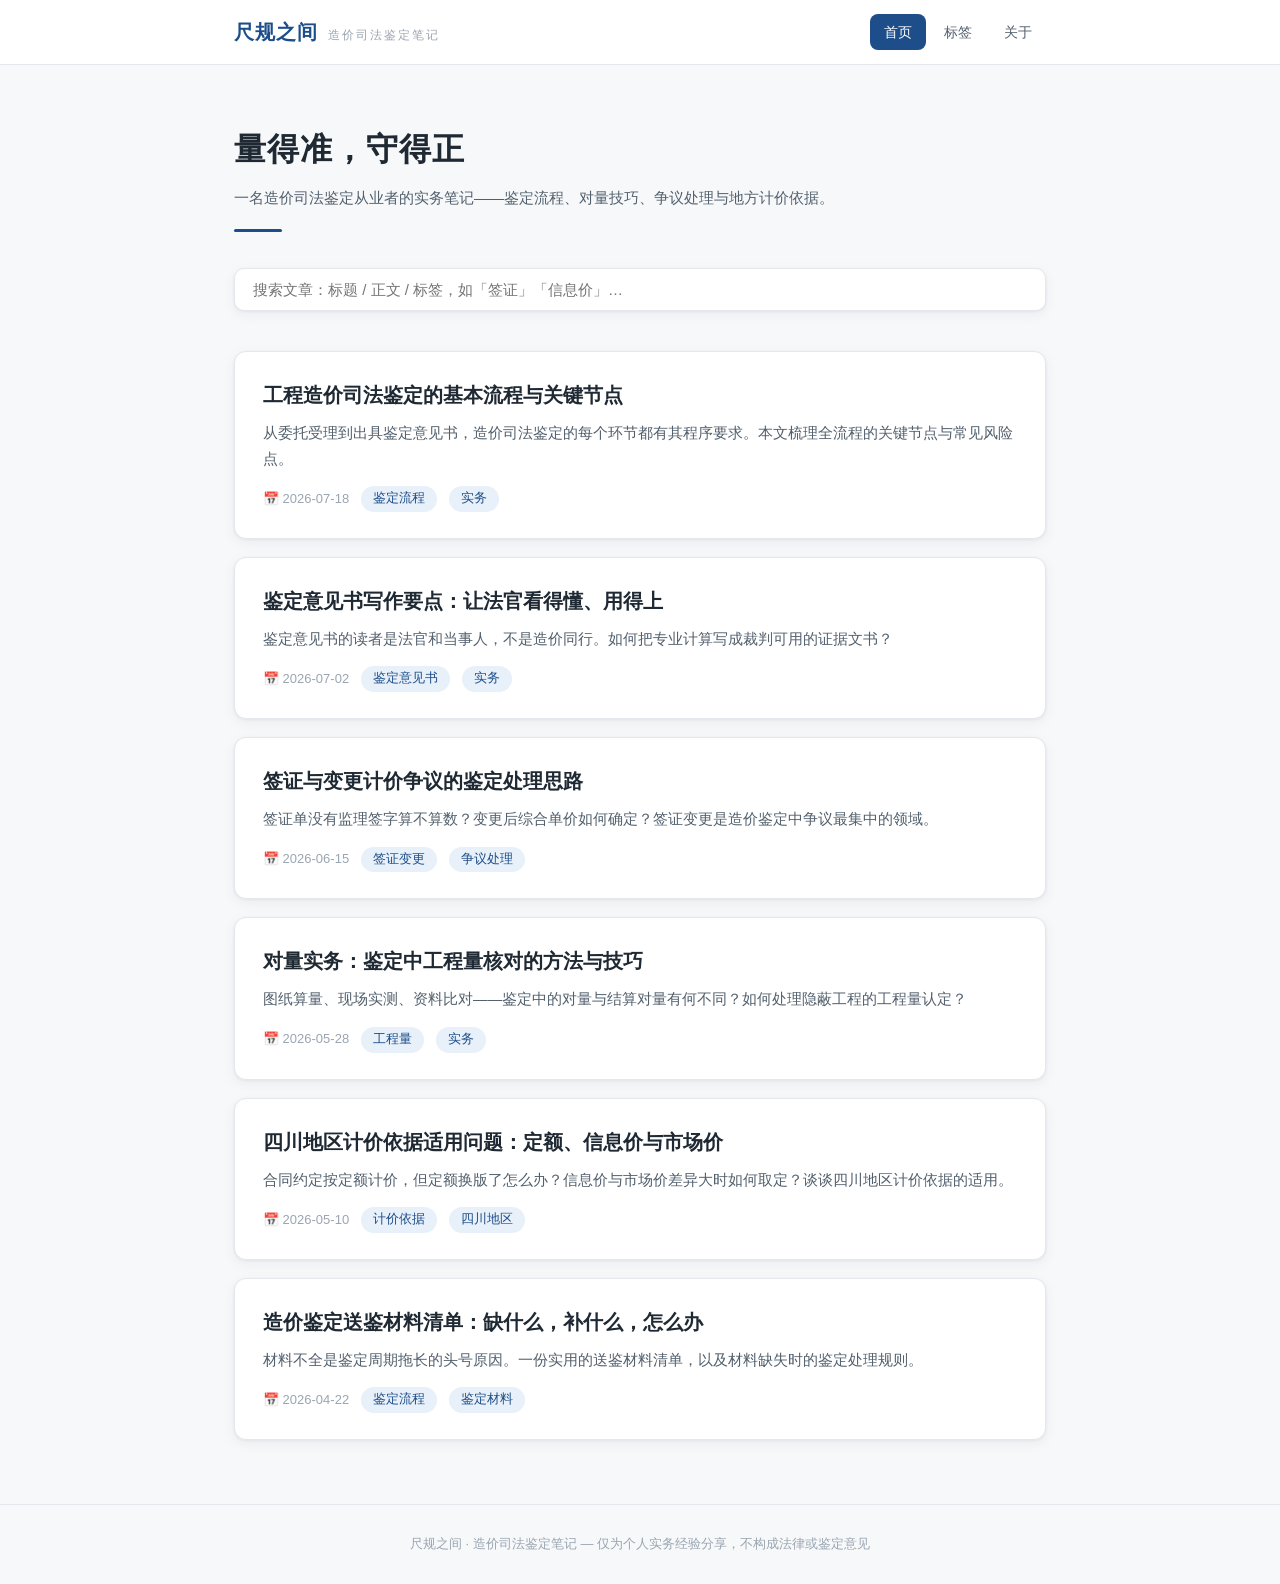
<file: index.html>
<!DOCTYPE html>
<html lang="zh-CN">
<head>
  <meta charset="UTF-8">
  <meta name="viewport" content="width=device-width, initial-scale=1.0">
  <title>尺规之间 · 造价司法鉴定笔记</title>
  <link rel="stylesheet" href="css/style.css">
</head>
<body>
  <header class="site-header">
    <div class="container header-inner">
      <a class="brand" href="index.html">
        <span class="logo">尺规之间</span>
        <span class="slogan">造价司法鉴定笔记</span>
      </a>
      <nav class="nav">
        <a href="index.html" class="active">首页</a>
        <a href="tags.html">标签</a>
        <a href="about.html">关于</a>
      </nav>
    </div>
  </header>

  <main>
    <section class="hero">
      <div class="container">
        <h1>量得准，守得正</h1>
        <p>一名造价司法鉴定从业者的实务笔记——鉴定流程、对量技巧、争议处理与地方计价依据。</p>
        <div class="rule"></div>
      </div>
    </section>

    <section class="container">
      <div class="search-bar">
        <input type="search" id="search-input" placeholder="搜索文章：标题 / 正文 / 标签，如「签证」「信息价」…" autocomplete="off">
        <span class="search-hint" id="search-hint"></span>
      </div>
      <div class="post-list" id="post-list"></div>
    </section>
  </main>

  <footer class="site-footer">
    <div class="container">尺规之间 · 造价司法鉴定笔记 — 仅为个人实务经验分享，不构成法律或鉴定意见</div>
  </footer>

  <script src="js/posts.js"></script>
  <script src="js/main.js"></script>
</body>
</html>
</file>
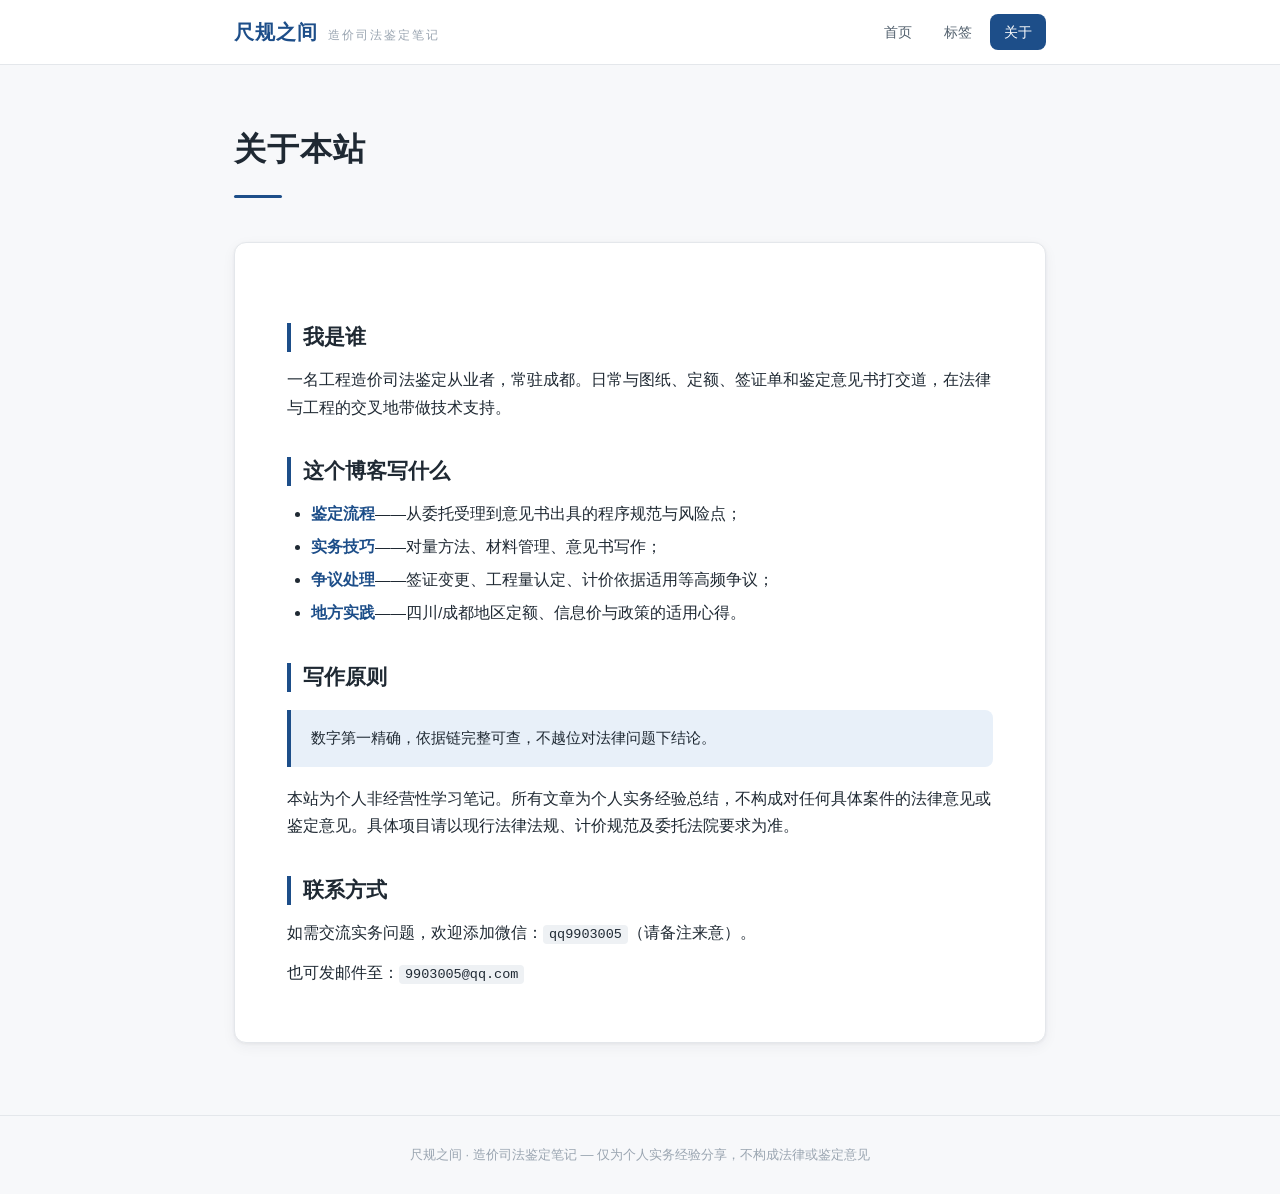
<file: about.html>
<!DOCTYPE html>
<html lang="zh-CN">
<head>
  <meta charset="UTF-8">
  <meta name="viewport" content="width=device-width, initial-scale=1.0">
  <title>关于 · 尺规之间</title>
  <link rel="stylesheet" href="css/style.css">
</head>
<body>
  <header class="site-header">
    <div class="container header-inner">
      <a class="brand" href="index.html">
        <span class="logo">尺规之间</span>
        <span class="slogan">造价司法鉴定笔记</span>
      </a>
      <nav class="nav">
        <a href="index.html">首页</a>
        <a href="tags.html">标签</a>
        <a href="about.html" class="active">关于</a>
      </nav>
    </div>
  </header>

  <main>
    <section class="hero">
      <div class="container">
        <h1>关于本站</h1>
        <div class="rule"></div>
      </div>
    </section>

    <section class="container">
      <div class="about-card md-body">
        <h2>我是谁</h2>
        <p>一名工程造价司法鉴定从业者，常驻成都。日常与图纸、定额、签证单和鉴定意见书打交道，在法律与工程的交叉地带做技术支持。</p>

        <h2>这个博客写什么</h2>
        <ul>
          <li><strong>鉴定流程</strong>——从委托受理到意见书出具的程序规范与风险点；</li>
          <li><strong>实务技巧</strong>——对量方法、材料管理、意见书写作；</li>
          <li><strong>争议处理</strong>——签证变更、工程量认定、计价依据适用等高频争议；</li>
          <li><strong>地方实践</strong>——四川/成都地区定额、信息价与政策的适用心得。</li>
        </ul>

        <h2>写作原则</h2>
        <blockquote>
          <p>数字第一精确，依据链完整可查，不越位对法律问题下结论。</p>
        </blockquote>
        <p>本站为个人非经营性学习笔记。所有文章为个人实务经验总结，不构成对任何具体案件的法律意见或鉴定意见。具体项目请以现行法律法规、计价规范及委托法院要求为准。</p>

        <h2>联系方式</h2>
        <p>如需交流实务问题，欢迎添加微信：<code>qq9903005</code>（请备注来意）。</p>
        <p>也可发邮件至：<code>9903005@qq.com</code></p>
      </div>
    </section>
  </main>

  <footer class="site-footer">
    <div class="container">尺规之间 · 造价司法鉴定笔记 — 仅为个人实务经验分享，不构成法律或鉴定意见</div>
  </footer>

  <script src="js/posts.js"></script>
  <script src="js/main.js"></script>
</body>
</html>
</file>
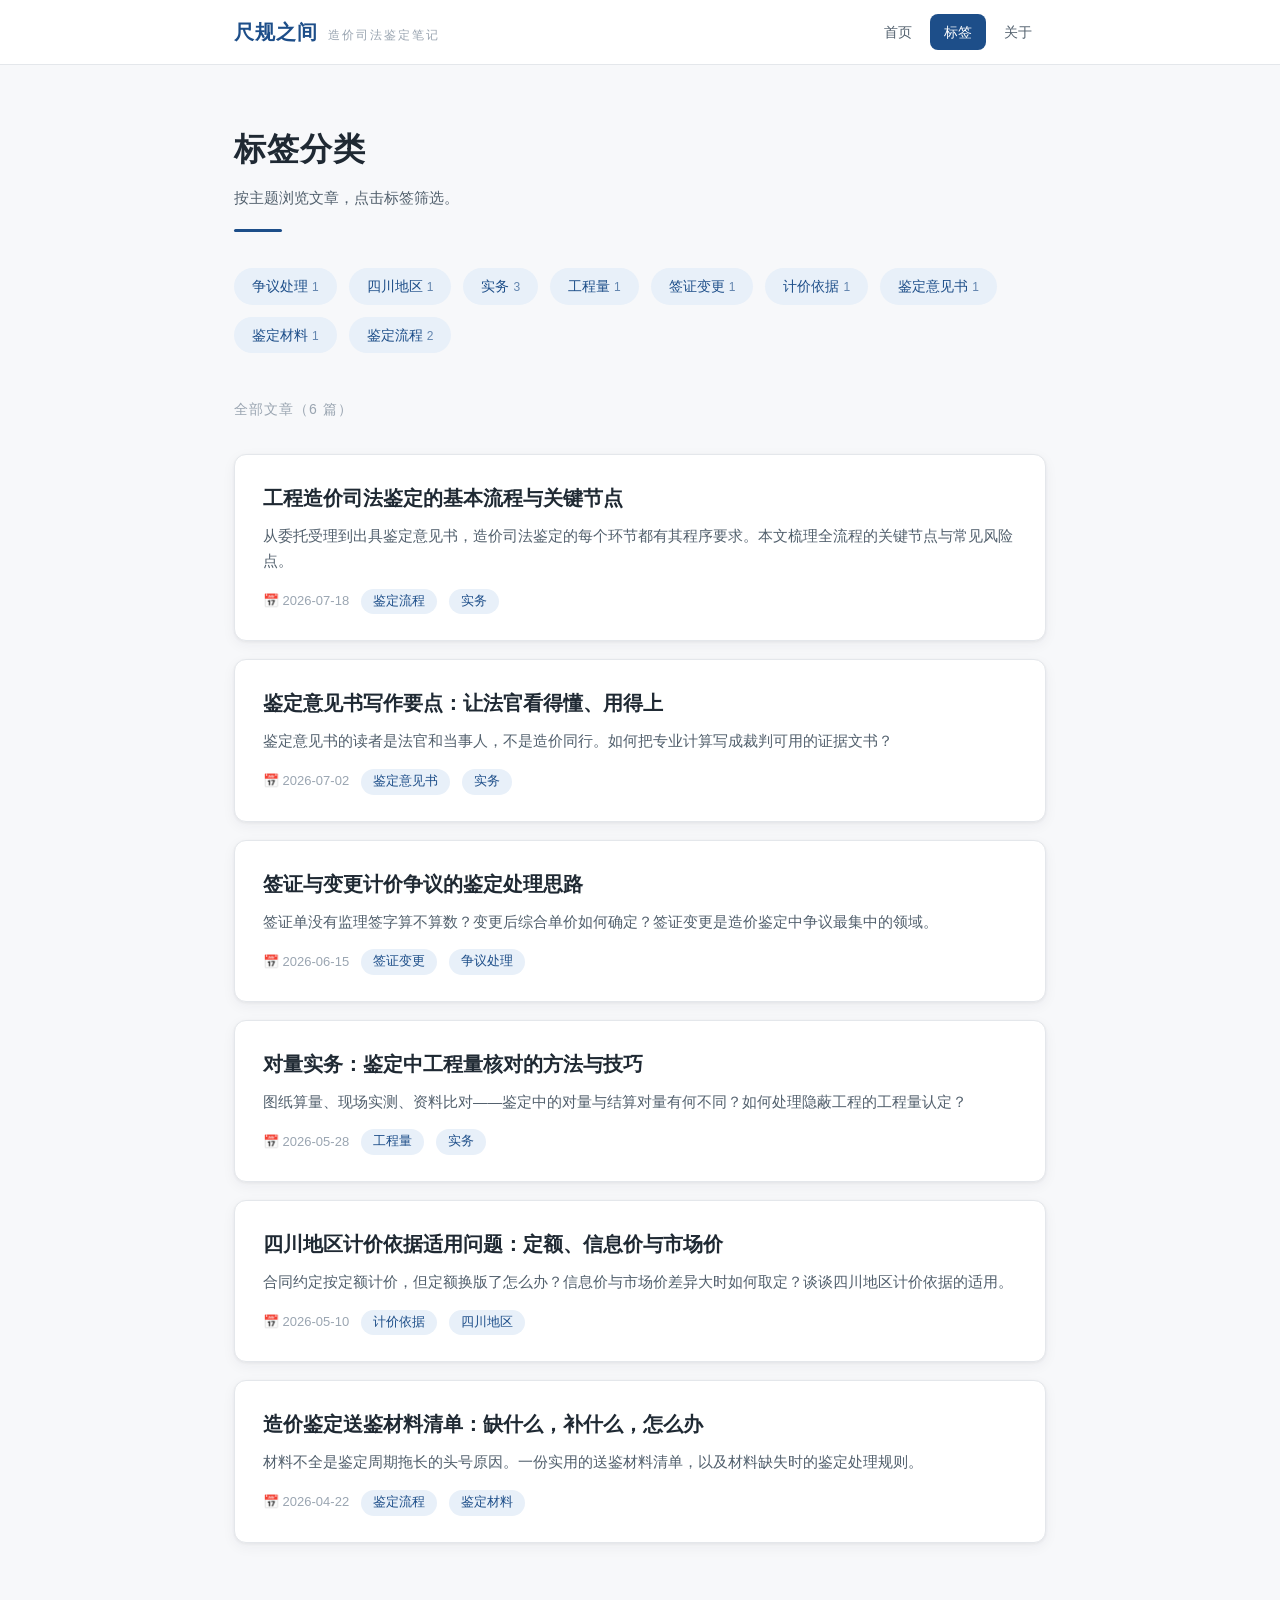
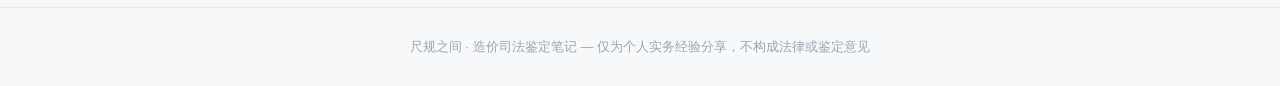
<file: tags.html>
<!DOCTYPE html>
<html lang="zh-CN">
<head>
  <meta charset="UTF-8">
  <meta name="viewport" content="width=device-width, initial-scale=1.0">
  <title>标签分类 · 尺规之间</title>
  <link rel="stylesheet" href="css/style.css">
</head>
<body>
  <header class="site-header">
    <div class="container header-inner">
      <a class="brand" href="index.html">
        <span class="logo">尺规之间</span>
        <span class="slogan">造价司法鉴定笔记</span>
      </a>
      <nav class="nav">
        <a href="index.html">首页</a>
        <a href="tags.html" class="active">标签</a>
        <a href="about.html">关于</a>
      </nav>
    </div>
  </header>

  <main>
    <section class="hero">
      <div class="container">
        <h1>标签分类</h1>
        <p>按主题浏览文章，点击标签筛选。</p>
        <div class="rule"></div>
      </div>
    </section>

    <section class="container">
      <div class="tag-cloud" id="tag-cloud"></div>
      <p class="section-label" id="tag-label"></p>
      <div class="post-list" id="tag-post-list"></div>
    </section>
  </main>

  <footer class="site-footer">
    <div class="container">尺规之间 · 造价司法鉴定笔记 — 仅为个人实务经验分享，不构成法律或鉴定意见</div>
  </footer>

  <script src="js/posts.js"></script>
  <script src="js/main.js"></script>
</body>
</html>
</file>
<file: css/style.css>
:root {
  --bg: #f7f8fa;
  --surface: #ffffff;
  --ink: #1f2933;
  --ink-2: #52606d;
  --ink-3: #9aa5b1;
  --accent: #1d4e89;
  --accent-soft: #e8f0f9;
  --border: #e4e7eb;
  --radius: 12px;
  --shadow: 0 1px 3px rgba(31, 41, 51, 0.06), 0 4px 14px rgba(31, 41, 51, 0.05);
  --font-serif: "Noto Serif SC", "Songti SC", serif;
  --font-sans: -apple-system, "Segoe UI", "PingFang SC", "Microsoft YaHei", sans-serif;
}

* { margin: 0; padding: 0; box-sizing: border-box; }

body {
  background: var(--bg);
  color: var(--ink);
  font-family: var(--font-sans);
  line-height: 1.75;
  -webkit-font-smoothing: antialiased;
}

a { color: inherit; text-decoration: none; }

.container { max-width: 860px; margin: 0 auto; padding: 0 24px; }

/* ---------- Header ---------- */
.site-header {
  background: var(--surface);
  border-bottom: 1px solid var(--border);
  position: sticky;
  top: 0;
  z-index: 10;
}
.header-inner {
  display: flex;
  align-items: center;
  justify-content: space-between;
  height: 64px;
}
.brand {
  display: flex;
  align-items: baseline;
  gap: 10px;
}
.brand .logo {
  font-family: var(--font-serif);
  font-size: 20px;
  font-weight: 700;
  color: var(--accent);
  letter-spacing: 1px;
}
.brand .slogan {
  font-size: 12px;
  color: var(--ink-3);
  letter-spacing: 2px;
}
.nav { display: flex; gap: 4px; }
.nav a {
  padding: 6px 14px;
  border-radius: 8px;
  font-size: 14px;
  color: var(--ink-2);
  transition: all .15s ease;
}
.nav a:hover { background: var(--accent-soft); color: var(--accent); }
.nav a.active { background: var(--accent); color: #fff; }

/* ---------- Hero ---------- */
.hero { padding: 56px 0 8px; }
.hero h1 {
  font-family: var(--font-serif);
  font-size: 32px;
  font-weight: 700;
  letter-spacing: 1px;
}
.hero p { color: var(--ink-2); margin-top: 8px; font-size: 15px; }
.hero .rule {
  width: 48px; height: 3px;
  background: var(--accent);
  border-radius: 2px;
  margin-top: 18px;
}

/* ---------- Search ---------- */
.search-bar { margin-top: 28px; }
.search-bar input {
  width: 100%;
  padding: 12px 18px;
  font-size: 15px;
  color: var(--ink);
  background: var(--surface);
  border: 1px solid var(--border);
  border-radius: 10px;
  outline: none;
  box-shadow: var(--shadow);
  transition: border-color .15s ease, box-shadow .15s ease;
  font-family: var(--font-sans);
}
.search-bar input:focus {
  border-color: var(--accent);
  box-shadow: 0 0 0 3px rgba(29, 78, 137, 0.12);
}
.search-hint {
  display: block;
  margin-top: 8px;
  font-size: 13px;
  color: var(--ink-3);
}
mark {
  background: #fff3bf;
  color: inherit;
  border-radius: 3px;
  padding: 0 2px;
}

/* ---------- Post list ---------- */
.post-list { padding: 32px 0 64px; display: grid; gap: 18px; }
.post-card {
  background: var(--surface);
  border: 1px solid var(--border);
  border-radius: var(--radius);
  padding: 26px 28px;
  box-shadow: var(--shadow);
  transition: transform .15s ease, box-shadow .15s ease;
  display: block;
}
.post-card:hover {
  transform: translateY(-2px);
  box-shadow: 0 6px 22px rgba(29, 78, 137, 0.12);
}
.post-card h2 {
  font-family: var(--font-serif);
  font-size: 20px;
  font-weight: 700;
  color: var(--ink);
}
.post-card:hover h2 { color: var(--accent); }
.post-card .excerpt {
  margin-top: 8px;
  font-size: 14.5px;
  color: var(--ink-2);
}
.post-meta {
  margin-top: 14px;
  display: flex;
  align-items: center;
  gap: 12px;
  flex-wrap: wrap;
  font-size: 13px;
  color: var(--ink-3);
}
.tag {
  display: inline-block;
  background: var(--accent-soft);
  color: var(--accent);
  border-radius: 999px;
  padding: 2px 12px;
  font-size: 12.5px;
  transition: all .15s ease;
}
.tag:hover { background: var(--accent); color: #fff; }
.tag.big { font-size: 14px; padding: 6px 18px; }
.tag.active { background: var(--accent); color: #fff; }

/* ---------- Tag page ---------- */
.tag-cloud {
  display: flex;
  gap: 12px;
  flex-wrap: wrap;
  padding: 28px 0 8px;
}
.tag-cloud .count { opacity: .65; margin-left: 4px; font-size: 12px; }
.section-label {
  margin-top: 36px;
  font-size: 14px;
  color: var(--ink-3);
  letter-spacing: 1px;
}

/* ---------- Article ---------- */
.article-wrap { padding: 48px 0 72px; }
.article {
  background: var(--surface);
  border: 1px solid var(--border);
  border-radius: var(--radius);
  box-shadow: var(--shadow);
  padding: 48px 56px 56px;
}
.article-header { border-bottom: 1px solid var(--border); padding-bottom: 24px; margin-bottom: 8px; }
.article-header h1 {
  font-family: var(--font-serif);
  font-size: 28px;
  font-weight: 700;
  line-height: 1.4;
}
.back-link {
  display: inline-block;
  margin-bottom: 20px;
  font-size: 13.5px;
  color: var(--accent);
}
.back-link:hover { text-decoration: underline; }

/* Markdown body */
.md-body { font-size: 15.5px; }
.md-body h2 {
  font-family: var(--font-serif);
  font-size: 21px;
  margin: 36px 0 14px;
  padding-left: 12px;
  border-left: 4px solid var(--accent);
  line-height: 1.4;
}
.md-body h3 { font-size: 17px; margin: 26px 0 10px; color: var(--ink); }
.md-body p { margin: 12px 0; color: var(--ink); }
.md-body ul, .md-body ol { margin: 12px 0 12px 24px; }
.md-body li { margin: 6px 0; }
.md-body blockquote {
  margin: 18px 0;
  padding: 12px 20px;
  background: var(--accent-soft);
  border-left: 4px solid var(--accent);
  border-radius: 0 8px 8px 0;
  color: #2d4a68;
  font-size: 14.5px;
}
.md-body blockquote p { margin: 4px 0; }
.md-body code {
  background: #eef1f4;
  border-radius: 4px;
  padding: 2px 6px;
  font-size: 13.5px;
  font-family: Consolas, Monaco, monospace;
}
.md-body pre {
  background: #263241;
  color: #dbe4ee;
  border-radius: 10px;
  padding: 18px 22px;
  overflow-x: auto;
  margin: 16px 0;
  font-size: 13.5px;
  line-height: 1.7;
}
.md-body pre code { background: none; color: inherit; padding: 0; }
.md-body table {
  width: 100%;
  border-collapse: collapse;
  margin: 18px 0;
  font-size: 14px;
}
.md-body th, .md-body td {
  border: 1px solid var(--border);
  padding: 9px 14px;
  text-align: left;
}
.md-body th { background: var(--accent-soft); color: var(--accent); font-weight: 600; }
.md-body tr:nth-child(even) td { background: #fafbfc; }
.md-body hr { border: none; border-top: 1px solid var(--border); margin: 28px 0; }
.md-body strong { color: var(--accent); }

/* ---------- About ---------- */
.about-card {
  background: var(--surface);
  border: 1px solid var(--border);
  border-radius: var(--radius);
  box-shadow: var(--shadow);
  padding: 44px 52px;
  margin: 36px 0 72px;
}

/* ---------- Footer ---------- */
.site-footer {
  border-top: 1px solid var(--border);
  padding: 28px 0;
  text-align: center;
  font-size: 13px;
  color: var(--ink-3);
}

/* ---------- Misc ---------- */
.empty { color: var(--ink-3); padding: 40px 0; text-align: center; }

@media (max-width: 640px) {
  .article { padding: 28px 22px; }
  .about-card { padding: 28px 22px; }
  .hero h1 { font-size: 25px; }
  .brand .slogan { display: none; }
}
</file>
